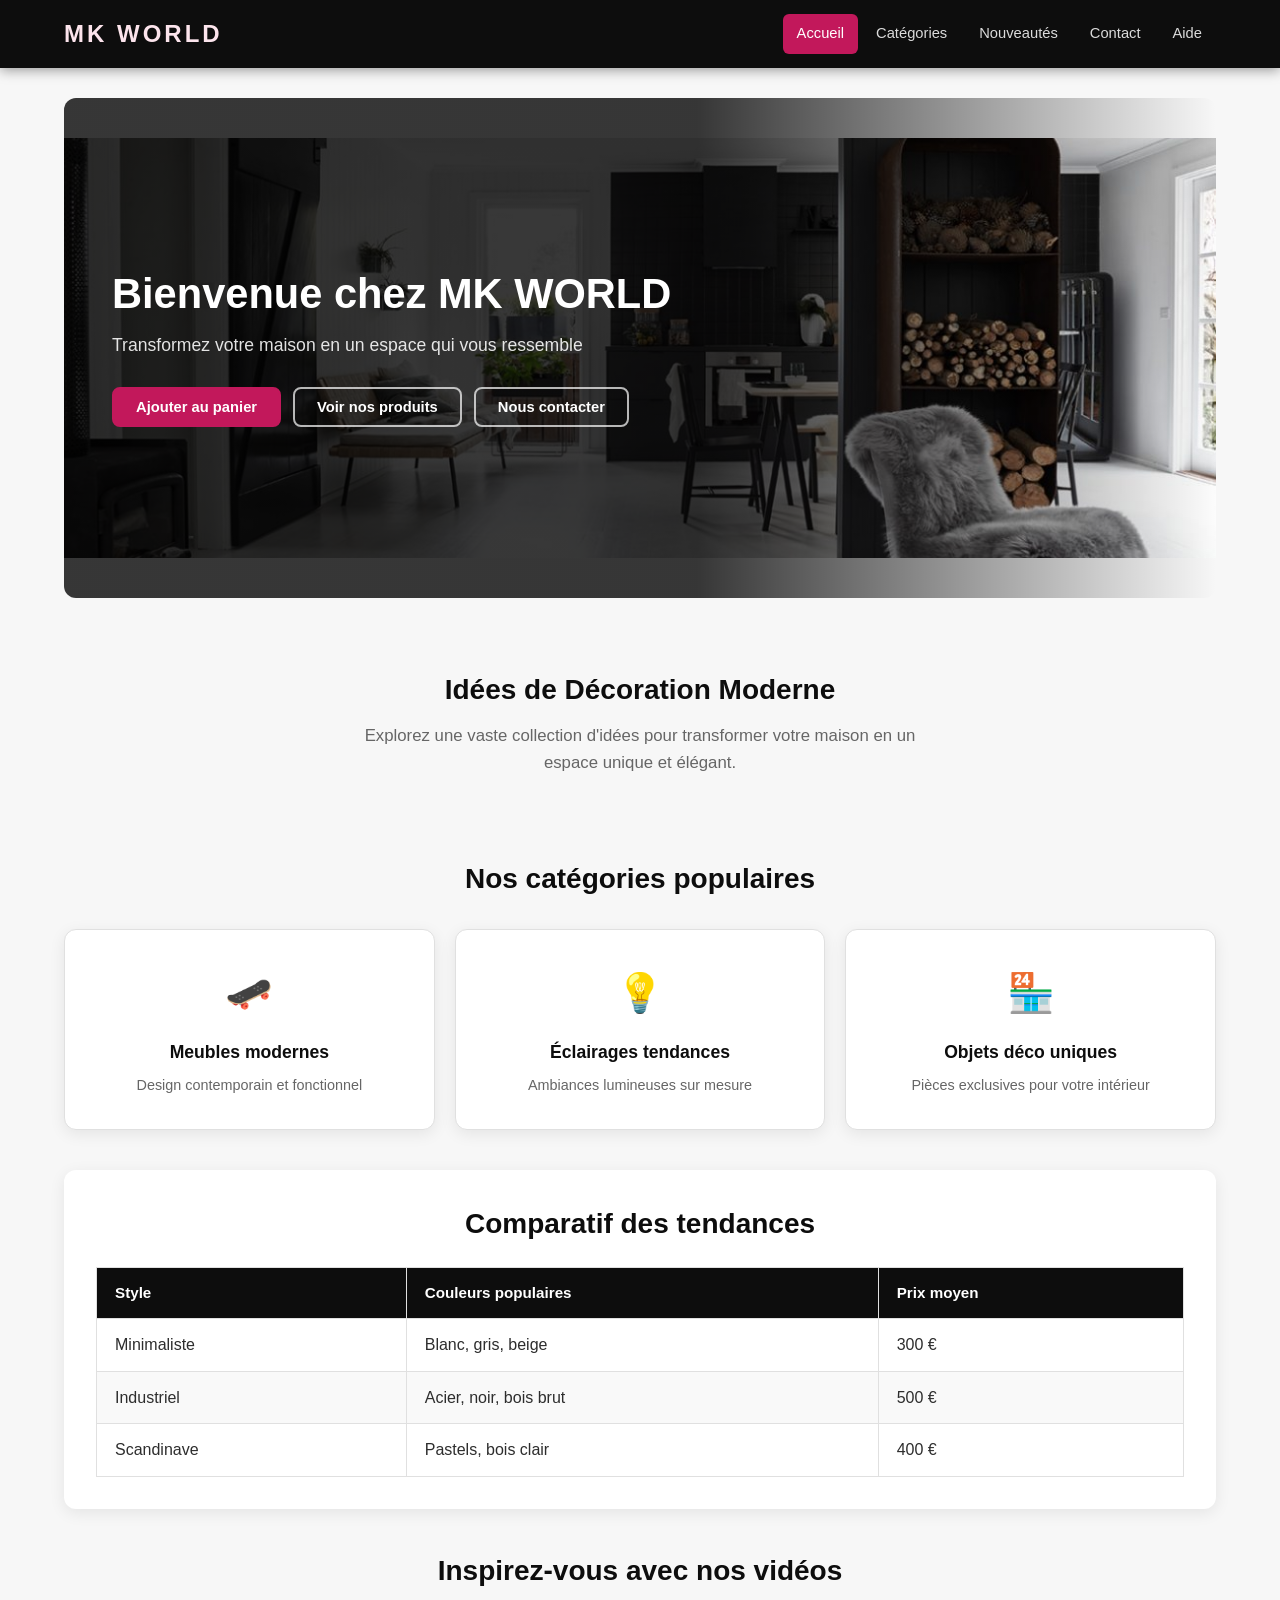
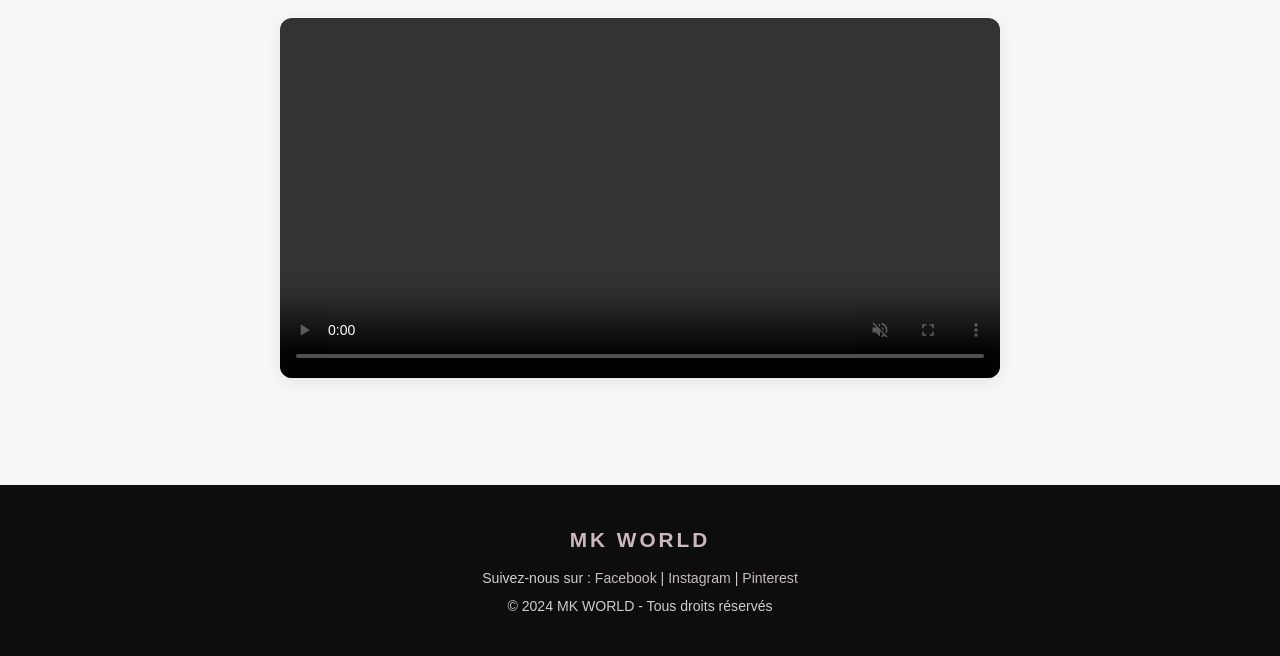
<file: index.html>
<!doctype html>
<html lang="fr">
<head>
    <meta charset="utf-8">
    <meta name="viewport" content="width=device-width, initial-scale=1.0">
    <title>MK WORLD - Décoration Maison</title>
    <link rel="stylesheet" href="public/style.css">
</head>
<body>

    <header>
        <div class="header-inner">
            <div class="logo">MK WORLD</div>
            <nav>
                <ul>
                    <li><a href="./index.html" class="active">Accueil</a></li>
                    <li><a href="./p1.html">Catégories</a></li>
                    <li><a href="./p2.html">Nouveautés</a></li>
                    <li><a href="./p3.html">Contact</a></li>
                    <li><a href="./p4.html">Aide</a></li>
                </ul>
            </nav>
        </div>
    </header>

    <main>

        <section class="hero">
            <img src="salon black.jpg" alt="Salon moderne MK WORLD" class="hero-img">
            <div class="hero-overlay">
                <h1>Bienvenue chez MK WORLD</h1>
                <p>Transformez votre maison en un espace qui vous ressemble</p>
                <div class="hero-buttons">
                    <button id="button1" class="myButton">Ajouter au panier</button>
                    <button id="button2" class="myButton btn-outline">Voir nos produits</button>
                    <button id="button3" class="myButton btn-outline">Nous contacter</button>
                </div>
            </div>
        </section>

        <section class="intro-section">
            <h2>Idées de Décoration Moderne</h2>
            <p>Explorez une vaste collection d'idées pour transformer votre maison en un espace unique et élégant.</p>
        </section>

        <section class="categories-section">
            <h2>Nos catégories populaires</h2>
            <div class="cards-grid">
                <a href="https://www.pickawood.com/" class="card" target="_blank">
                    <span class="card-icon">&#128761;</span>
                    <h3>Meubles modernes</h3>
                    <p>Design contemporain et fonctionnel</p>
                </a>
                <a href="https://www.sklum.com/" class="card" target="_blank">
                    <span class="card-icon">&#128161;</span>
                    <h3>Éclairages tendances</h3>
                    <p>Ambiances lumineuses sur mesure</p>
                </a>
                <a href="https://www.vente-unique.com/" class="card" target="_blank">
                    <span class="card-icon">&#127978;</span>
                    <h3>Objets déco uniques</h3>
                    <p>Pièces exclusives pour votre intérieur</p>
                </a>
            </div>
        </section>

        <section class="table-section">
            <h2>Comparatif des tendances</h2>
            <table>
                <thead>
                    <tr>
                        <th>Style</th>
                        <th>Couleurs populaires</th>
                        <th>Prix moyen</th>
                    </tr>
                </thead>
                <tbody>
                    <tr>
                        <td>Minimaliste</td>
                        <td>Blanc, gris, beige</td>
                        <td>300 €</td>
                    </tr>
                    <tr>
                        <td>Industriel</td>
                        <td>Acier, noir, bois brut</td>
                        <td>500 €</td>
                    </tr>
                    <tr>
                        <td>Scandinave</td>
                        <td>Pastels, bois clair</td>
                        <td>400 €</td>
                    </tr>
                </tbody>
            </table>
        </section>

        <section class="video-section">
            <h2>Inspirez-vous avec nos vidéos</h2>
            <div class="video-wrapper">
                <video autoplay muted controls>
                    <source src="deco.mp4" type="video/mp4">
                </video>
            </div>
        </section>

    </main>

    <footer>
        <div class="footer-inner">
            <p class="footer-brand">MK WORLD</p>
            <p>Suivez-nous sur :
                <a href="https://www.facebook.com/" target="_blank">Facebook</a> |
                <a href="https://www.instagram.com/" target="_blank">Instagram</a> |
                <a href="https://fr.pinterest.com/" target="_blank">Pinterest</a>
            </p>
            <p>&copy; 2024 MK WORLD - Tous droits réservés</p>
        </div>
    </footer>

    <script src="public/script.js"></script>
</body>
</html>
</file>
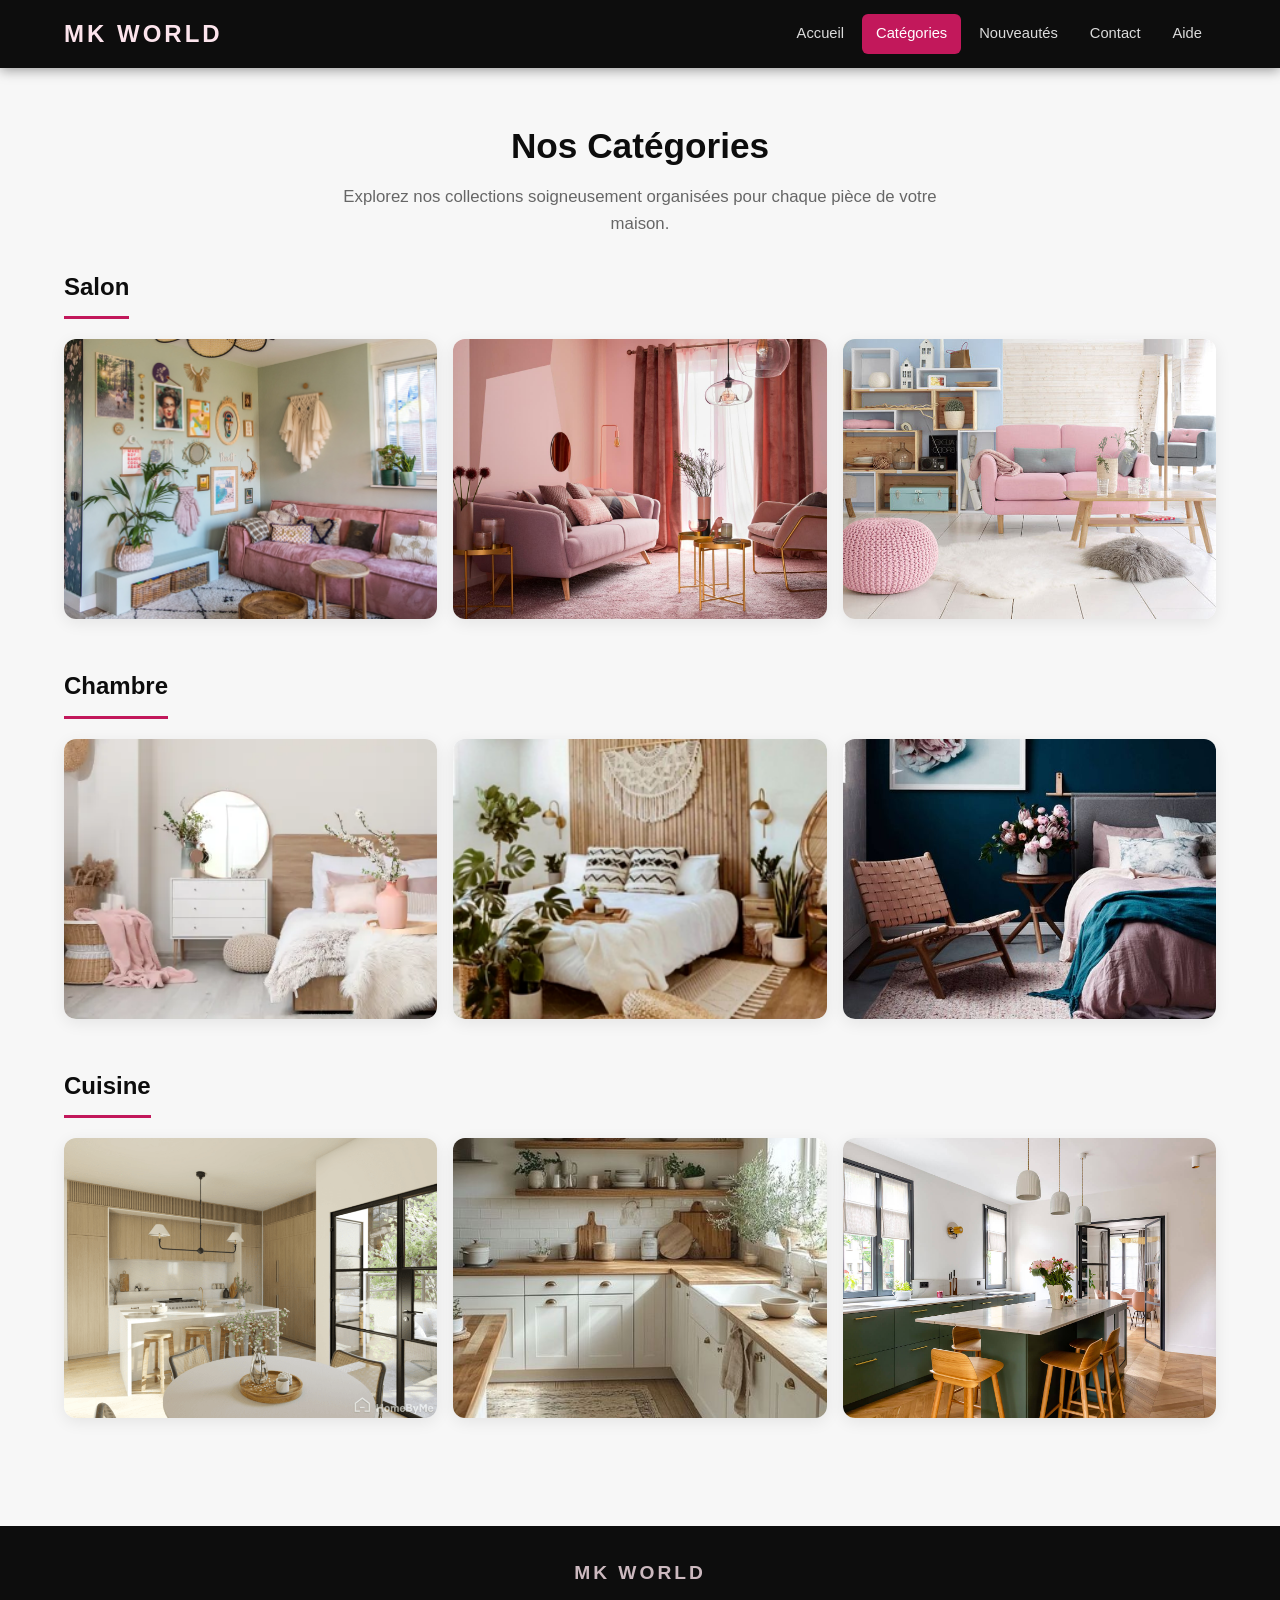
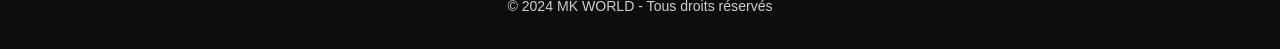
<file: p1.html>
<!doctype html>
<html lang="fr">
<head>
    <meta charset="utf-8">
    <meta name="viewport" content="width=device-width, initial-scale=1.0">
    <title>MK WORLD - Catégories</title>
    <link rel="stylesheet" href="stylep1.css">
</head>
<body>

    <header>
        <div class="header-inner">
            <a href="index.html" class="logo">MK WORLD</a>
            <nav>
                <ul>
                    <li><a href="./index.html">Accueil</a></li>
                    <li><a href="./p1.html" class="active">Catégories</a></li>
                    <li><a href="./p2.html">Nouveautés</a></li>
                    <li><a href="./p3.html">Contact</a></li>
                    <li><a href="./p4.html">Aide</a></li>
                </ul>
            </nav>
        </div>
    </header>

    <main>
        <section class="page-intro">
            <h1>Nos Catégories</h1>
            <p>Explorez nos collections soigneusement organisées pour chaque pièce de votre maison.</p>
        </section>

        <section class="gallery-section">
            <h2>Salon</h2>
            <div class="image-grid">
                <div class="image-card">
                    <img src="pink deco.webp" alt="Salon rose 1">
                </div>
                <div class="image-card">
                    <img src="pink 2.jpg" alt="Salon rose 2">
                </div>
                <div class="image-card">
                    <img src="pink 3.jpg" alt="Salon rose 3">
                </div>
            </div>
        </section>

        <section class="gallery-section">
            <h2>Chambre</h2>
            <div class="image-grid">
                <div class="image-card">
                    <img src="chambre 1.jpg" alt="Chambre 1">
                </div>
                <div class="image-card">
                    <img src="chambre 2.jpg" alt="Chambre 2">
                </div>
                <div class="image-card">
                    <img src="chambre 3.jpg" alt="Chambre 3">
                </div>
            </div>
        </section>

        <section class="gallery-section">
            <h2>Cuisine</h2>
            <div class="image-grid">
                <div class="image-card">
                    <img src="cuikm.jpg" alt="Cuisine 1">
                </div>
                <div class="image-card">
                    <img src="cuisine 2.jpg" alt="Cuisine 2">
                </div>
                <div class="image-card">
                    <img src="cuisine 3.jpg" alt="Cuisine 3">
                </div>
            </div>
        </section>
    </main>

    <footer>
        <p class="footer-brand">MK WORLD</p>
        <p>&copy; 2024 MK WORLD - Tous droits réservés</p>
    </footer>

</body>
</html>
</file>
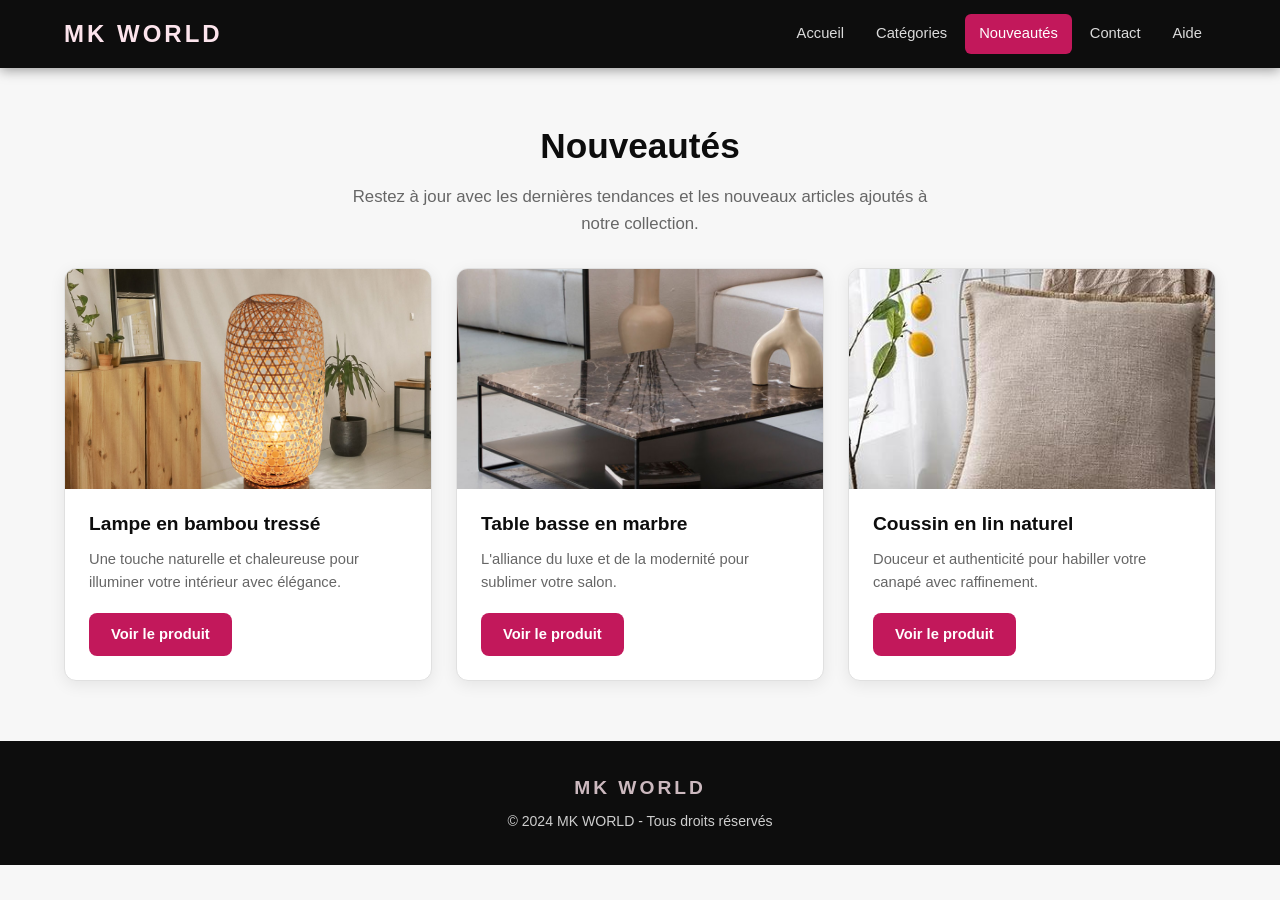
<file: p2.html>
<!doctype html>
<html lang="fr">
<head>
    <meta charset="utf-8">
    <meta name="viewport" content="width=device-width, initial-scale=1.0">
    <title>MK WORLD - Nouveautés</title>
    <link rel="stylesheet" href="stylep2.css">
</head>
<body>

    <header>
        <div class="header-inner">
            <a href="index.html" class="logo">MK WORLD</a>
            <nav>
                <ul>
                    <li><a href="./index.html">Accueil</a></li>
                    <li><a href="./p1.html">Catégories</a></li>
                    <li><a href="./p2.html" class="active">Nouveautés</a></li>
                    <li><a href="./p3.html">Contact</a></li>
                    <li><a href="./p4.html">Aide</a></li>
                </ul>
            </nav>
        </div>
    </header>

    <main>
        <section class="page-intro">
            <h1>Nouveautés</h1>
            <p>Restez à jour avec les dernières tendances et les nouveaux articles ajoutés à notre collection.</p>
        </section>

        <section class="news-list">
            <div class="news-item">
                <div class="news-img-wrapper">
                    <img src="lampe.jpg" alt="Lampe en bambou tressé">
                </div>
                <div class="news-body">
                    <h3>Lampe en bambou tressé</h3>
                    <p>Une touche naturelle et chaleureuse pour illuminer votre intérieur avec élégance.</p>
                    <a href="https://www.maisonsdumonde.com/" class="btn" target="_blank">Voir le produit</a>
                </div>
            </div>

            <div class="news-item">
                <div class="news-img-wrapper">
                    <img src="table.jpg" alt="Table basse en marbre">
                </div>
                <div class="news-body">
                    <h3>Table basse en marbre</h3>
                    <p>L'alliance du luxe et de la modernité pour sublimer votre salon.</p>
                    <a href="https://www.boconcept.com/" class="btn" target="_blank">Voir le produit</a>
                </div>
            </div>

            <div class="news-item">
                <div class="news-img-wrapper">
                    <img src="coussin-en-lin-beige.jpg" alt="Coussin en lin naturel">
                </div>
                <div class="news-body">
                    <h3>Coussin en lin naturel</h3>
                    <p>Douceur et authenticité pour habiller votre canapé avec raffinement.</p>
                    <a href="https://www.impressionlin.fr/" class="btn" target="_blank">Voir le produit</a>
                </div>
            </div>
        </section>
    </main>

    <footer>
        <p class="footer-brand">MK WORLD</p>
        <p>&copy; 2024 MK WORLD - Tous droits réservés</p>
    </footer>

</body>
</html>
</file>
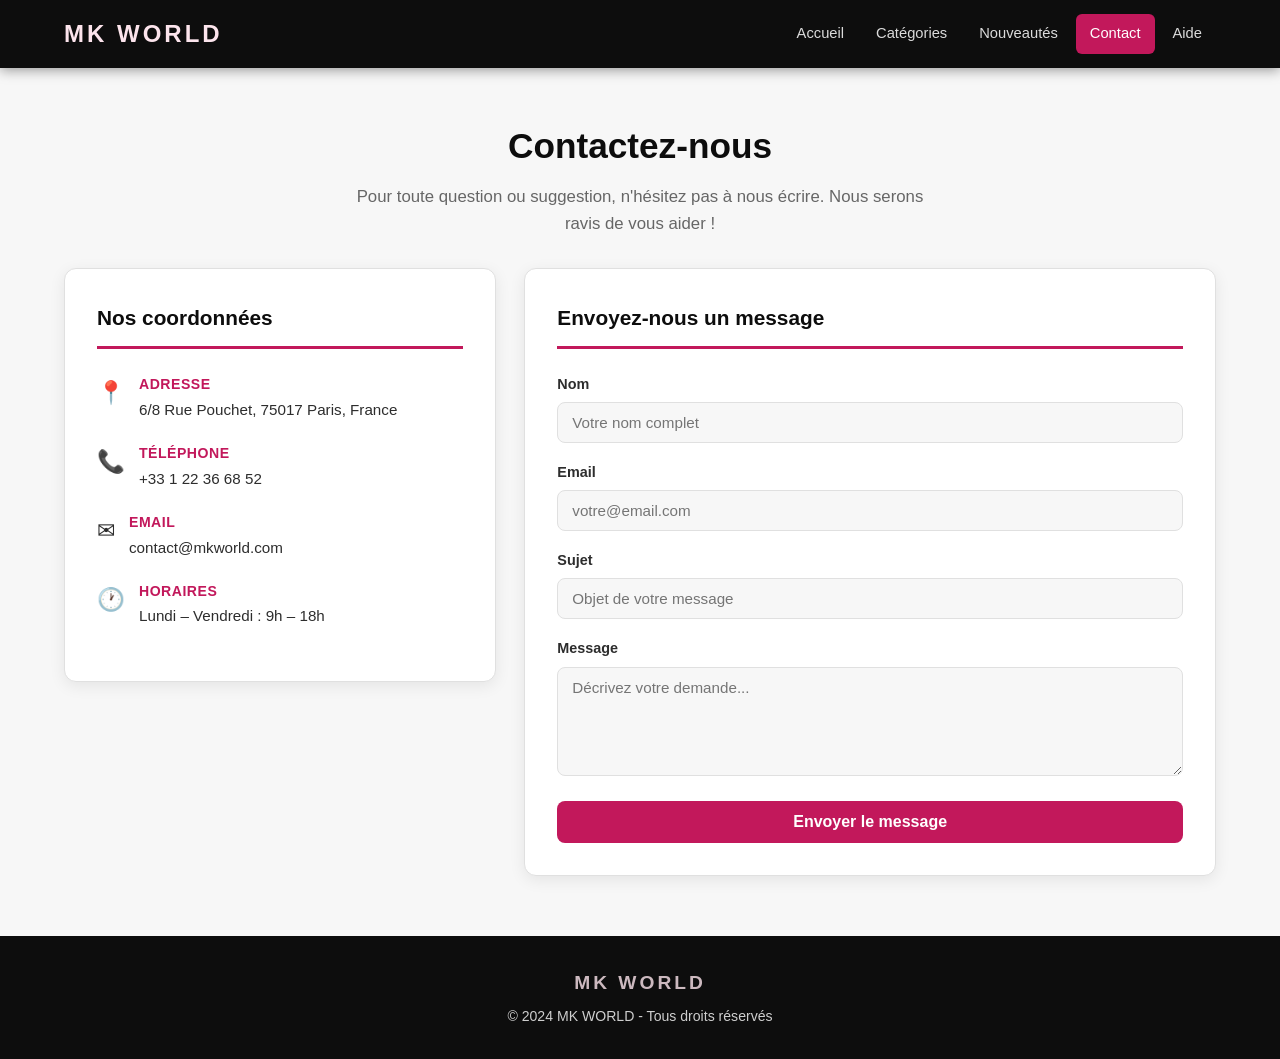
<file: p3.html>
<!doctype html>
<html lang="fr">
<head>
    <meta charset="utf-8">
    <meta name="viewport" content="width=device-width, initial-scale=1.0">
    <title>MK WORLD - Contact</title>
    <link rel="stylesheet" href="stylep3.css">
</head>
<body>

    <header>
        <div class="header-inner">
            <a href="index.html" class="logo">MK WORLD</a>
            <nav>
                <ul>
                    <li><a href="./index.html">Accueil</a></li>
                    <li><a href="./p1.html">Catégories</a></li>
                    <li><a href="./p2.html">Nouveautés</a></li>
                    <li><a href="./p3.html" class="active">Contact</a></li>
                    <li><a href="./p4.html">Aide</a></li>
                </ul>
            </nav>
        </div>
    </header>

    <main>
        <section class="page-intro">
            <h1>Contactez-nous</h1>
            <p>Pour toute question ou suggestion, n'hésitez pas à nous écrire. Nous serons ravis de vous aider !</p>
        </section>

        <div class="contact-layout">

            <div class="contact-details">
                <h2>Nos coordonnées</h2>
                <div class="detail-item">
                    <span class="detail-icon">&#128205;</span>
                    <div>
                        <strong>Adresse</strong>
                        <p>6/8 Rue Pouchet, 75017 Paris, France</p>
                    </div>
                </div>
                <div class="detail-item">
                    <span class="detail-icon">&#128222;</span>
                    <div>
                        <strong>Téléphone</strong>
                        <p>+33 1 22 36 68 52</p>
                    </div>
                </div>
                <div class="detail-item">
                    <span class="detail-icon">&#9993;</span>
                    <div>
                        <strong>Email</strong>
                        <p>contact@mkworld.com</p>
                    </div>
                </div>
                <div class="detail-item">
                    <span class="detail-icon">&#128336;</span>
                    <div>
                        <strong>Horaires</strong>
                        <p>Lundi – Vendredi : 9h – 18h</p>
                    </div>
                </div>
            </div>

            <div class="contact-form">
                <h2>Envoyez-nous un message</h2>
                <form action="#" method="post">
                    <div class="form-group">
                        <label for="name">Nom</label>
                        <input type="text" id="name" name="name" placeholder="Votre nom complet" required>
                    </div>
                    <div class="form-group">
                        <label for="email">Email</label>
                        <input type="email" id="email" name="email" placeholder="votre@email.com" required>
                    </div>
                    <div class="form-group">
                        <label for="subject">Sujet</label>
                        <input type="text" id="subject" name="subject" placeholder="Objet de votre message" required>
                    </div>
                    <div class="form-group">
                        <label for="message">Message</label>
                        <textarea id="message" name="message" placeholder="Décrivez votre demande..." rows="5" required></textarea>
                    </div>
                    <button type="submit" class="btn">Envoyer le message</button>
                </form>
            </div>

        </div>
    </main>

    <footer>
        <p class="footer-brand">MK WORLD</p>
        <p>&copy; 2024 MK WORLD - Tous droits réservés</p>
    </footer>

</body>
</html>
</file>
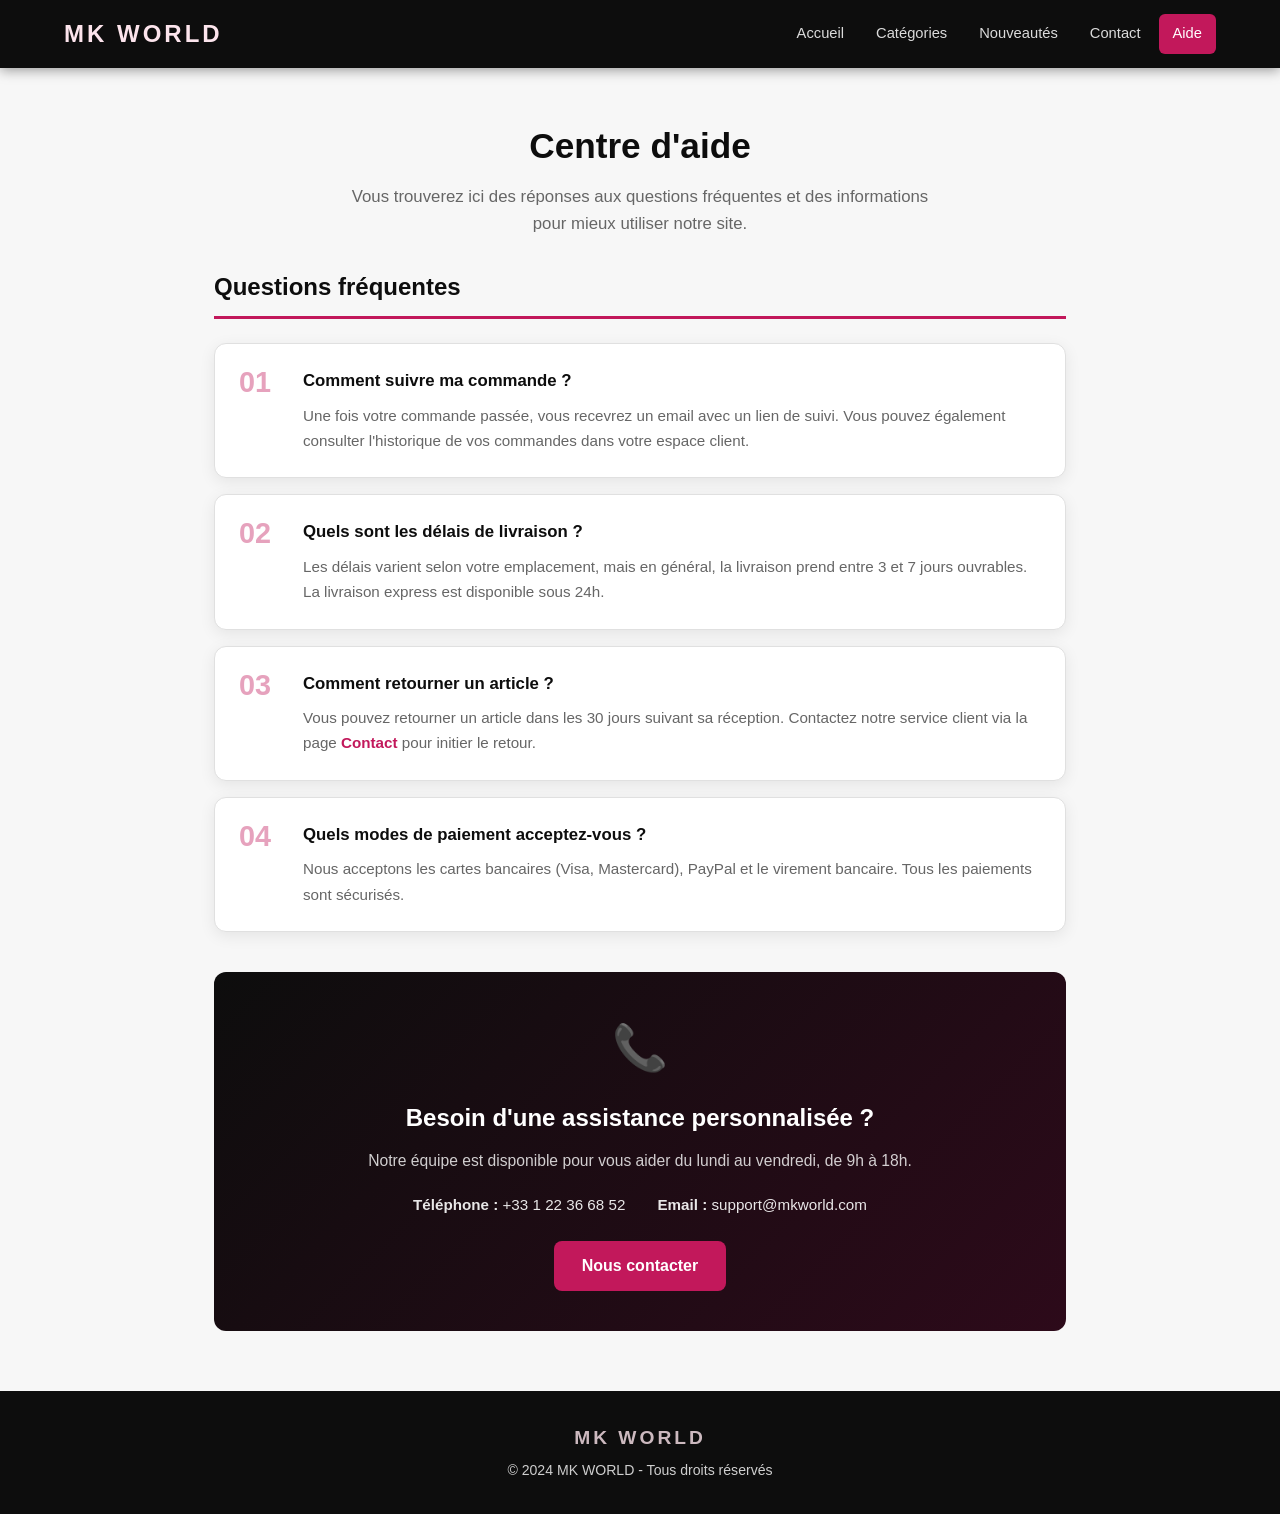
<file: p4.html>
<!doctype html>
<html lang="fr">
<head>
    <meta charset="utf-8">
    <meta name="viewport" content="width=device-width, initial-scale=1.0">
    <title>MK WORLD - Aide</title>
    <link rel="stylesheet" href="stylep4.css">
</head>
<body>

    <header>
        <div class="header-inner">
            <a href="index.html" class="logo">MK WORLD</a>
            <nav>
                <ul>
                    <li><a href="./index.html">Accueil</a></li>
                    <li><a href="./p1.html">Catégories</a></li>
                    <li><a href="./p2.html">Nouveautés</a></li>
                    <li><a href="./p3.html">Contact</a></li>
                    <li><a href="./p4.html" class="active">Aide</a></li>
                </ul>
            </nav>
        </div>
    </header>

    <main>
        <section class="page-intro">
            <h1>Centre d'aide</h1>
            <p>Vous trouverez ici des réponses aux questions fréquentes et des informations pour mieux utiliser notre site.</p>
        </section>

        <section class="faq">
            <h2>Questions fréquentes</h2>

            <div class="faq-item">
                <div class="faq-number">01</div>
                <div class="faq-content">
                    <h3>Comment suivre ma commande ?</h3>
                    <p>Une fois votre commande passée, vous recevrez un email avec un lien de suivi. Vous pouvez également consulter l'historique de vos commandes dans votre espace client.</p>
                </div>
            </div>

            <div class="faq-item">
                <div class="faq-number">02</div>
                <div class="faq-content">
                    <h3>Quels sont les délais de livraison ?</h3>
                    <p>Les délais varient selon votre emplacement, mais en général, la livraison prend entre 3 et 7 jours ouvrables. La livraison express est disponible sous 24h.</p>
                </div>
            </div>

            <div class="faq-item">
                <div class="faq-number">03</div>
                <div class="faq-content">
                    <h3>Comment retourner un article ?</h3>
                    <p>Vous pouvez retourner un article dans les 30 jours suivant sa réception. Contactez notre service client via la page <a href="p3.html">Contact</a> pour initier le retour.</p>
                </div>
            </div>

            <div class="faq-item">
                <div class="faq-number">04</div>
                <div class="faq-content">
                    <h3>Quels modes de paiement acceptez-vous ?</h3>
                    <p>Nous acceptons les cartes bancaires (Visa, Mastercard), PayPal et le virement bancaire. Tous les paiements sont sécurisés.</p>
                </div>
            </div>
        </section>

        <section class="contact-support">
            <div class="support-icon">&#128222;</div>
            <h2>Besoin d'une assistance personnalisée ?</h2>
            <p>Notre équipe est disponible pour vous aider du lundi au vendredi, de 9h à 18h.</p>
            <div class="support-contacts">
                <span><strong>Téléphone :</strong> +33 1 22 36 68 52</span>
                <span><strong>Email :</strong> support@mkworld.com</span>
            </div>
            <a href="./p3.html" class="btn">Nous contacter</a>
        </section>
    </main>

    <footer>
        <p class="footer-brand">MK WORLD</p>
        <p>&copy; 2024 MK WORLD - Tous droits réservés</p>
    </footer>

</body>
</html>
</file>
<file: public/style.css>
:root {
    --primary: #0d0d0d;
    --accent: #c2185b;
    --accent-light: #fce4ec;
    --bg: #f7f7f7;
    --white: #ffffff;
    --text: #2d2d2d;
    --text-light: #666;
    --border: #e0e0e0;
    --shadow: 0 4px 16px rgba(0, 0, 0, 0.08);
    --radius: 12px;
    --transition: 0.3s ease;
    --font: 'Segoe UI', Arial, sans-serif;
}

* {
    margin: 0;
    padding: 0;
    box-sizing: border-box;
}

body {
    font-family: var(--font);
    color: var(--text);
    background-color: var(--bg);
    line-height: 1.6;
}

/* ── HEADER ── */
header {
    background-color: var(--primary);
    color: white;
    position: sticky;
    top: 0;
    z-index: 100;
    box-shadow: 0 2px 12px rgba(0, 0, 0, 0.4);
}

.header-inner {
    max-width: 1200px;
    margin: 0 auto;
    padding: 0 24px;
    display: flex;
    align-items: center;
    justify-content: space-between;
    height: 68px;
}

.logo {
    font-size: 1.5rem;
    font-weight: 700;
    letter-spacing: 3px;
    color: var(--accent-light);
    cursor: pointer;
    user-select: none;
}

nav ul {
    list-style: none;
    display: flex;
    gap: 4px;
    padding: 0;
    margin: 0;
}

nav ul li a {
    color: rgba(255, 255, 255, 0.85);
    text-decoration: none;
    padding: 8px 14px;
    border-radius: 6px;
    font-size: 0.92rem;
    transition: background-color var(--transition), color var(--transition);
    display: block;
}

nav ul li a:hover,
nav ul li a.active {
    background-color: var(--accent);
    color: white;
}

/* ── MAIN ── */
main {
    max-width: 1200px;
    margin: 0 auto;
    padding: 0 24px 60px;
}

/* ── HERO ── */
.hero {
    position: relative;
    height: 500px;
    border-radius: var(--radius);
    overflow: hidden;
    margin: 30px 0;
}

.hero-img {
    width: 100%;
    height: 100%;
    object-fit: cover;
    display: block;
}

.hero-overlay {
    position: absolute;
    inset: 0;
    background: linear-gradient(to right, rgba(0, 0, 0, 0.78) 55%, transparent);
    display: flex;
    flex-direction: column;
    justify-content: center;
    padding: 48px;
    color: white;
}

.hero-overlay h1 {
    font-size: 2.6rem;
    font-weight: 700;
    margin-bottom: 12px;
    line-height: 1.2;
}

.hero-overlay p {
    font-size: 1.1rem;
    margin-bottom: 28px;
    opacity: 0.88;
}

.hero-buttons {
    display: flex;
    gap: 12px;
    flex-wrap: wrap;
}

/* ── BUTTONS ── */
.myButton {
    background-color: var(--accent);
    color: white;
    border: 2px solid var(--accent);
    padding: 10px 22px;
    font-size: 0.92rem;
    font-family: var(--font);
    font-weight: 600;
    border-radius: 8px;
    cursor: pointer;
    transition: all var(--transition);
}

.myButton:hover {
    background-color: #9c1448;
    border-color: #9c1448;
    transform: translateY(-2px);
}

.myButton.btn-outline {
    background-color: transparent;
    color: white;
    border-color: rgba(255, 255, 255, 0.7);
}

.myButton.btn-outline:hover {
    background-color: white;
    border-color: white;
    color: var(--primary);
}

/* ── SECTIONS ── */
section {
    padding: 40px 0;
}

section h2 {
    font-size: 1.75rem;
    color: var(--primary);
    margin-bottom: 10px;
    text-align: center;
}

.intro-section p {
    text-align: center;
    color: var(--text-light);
    font-size: 1.05rem;
    max-width: 600px;
    margin: 0 auto;
}

/* ── CARDS ── */
.cards-grid {
    display: grid;
    grid-template-columns: repeat(auto-fit, minmax(260px, 1fr));
    gap: 20px;
    margin-top: 28px;
}

.card {
    background: var(--white);
    border-radius: var(--radius);
    padding: 32px 24px;
    text-align: center;
    text-decoration: none;
    color: var(--text);
    box-shadow: var(--shadow);
    border: 1px solid var(--border);
    transition: transform var(--transition), box-shadow var(--transition);
    display: block;
}

.card:hover {
    transform: translateY(-6px);
    box-shadow: 0 10px 28px rgba(0, 0, 0, 0.14);
}

.card-icon {
    font-size: 2.4rem;
    display: block;
    margin-bottom: 14px;
}

.card h3 {
    font-size: 1.1rem;
    font-weight: 600;
    margin-bottom: 8px;
    color: var(--primary);
}

.card p {
    font-size: 0.9rem;
    color: var(--text-light);
}

/* ── TABLE ── */
.table-section {
    background: var(--white);
    border-radius: var(--radius);
    padding: 32px;
    box-shadow: var(--shadow);
}

table {
    width: 100%;
    border-collapse: collapse;
    margin-top: 20px;
}

th, td {
    border: 1px solid var(--border);
    padding: 13px 18px;
    text-align: left;
}

th {
    background-color: var(--primary);
    color: white;
    font-weight: 600;
    font-size: 0.95rem;
}

tr:nth-child(even) td {
    background-color: #f9f9f9;
}

tr:hover td {
    background-color: var(--accent-light);
}

/* ── VIDEO ── */
.video-section {
    text-align: center;
}

.video-wrapper {
    margin-top: 24px;
}

.video-wrapper video {
    width: 100%;
    max-width: 720px;
    border-radius: var(--radius);
    box-shadow: var(--shadow);
}

/* ── FOOTER ── */
footer {
    background-color: var(--primary);
    color: white;
    padding: 32px 24px;
    margin-top: 0;
    text-align: center;
}

.footer-inner {
    max-width: 1200px;
    margin: 0 auto;
}

.footer-brand {
    font-size: 1.3rem;
    font-weight: 700;
    letter-spacing: 3px;
    color: var(--accent-light);
    margin-bottom: 10px;
}

footer p {
    margin: 6px 0;
    font-size: 0.88rem;
    opacity: 0.8;
}

footer a {
    color: var(--accent-light);
    text-decoration: none;
    transition: opacity var(--transition);
}

footer a:hover {
    opacity: 0.65;
}

/* ── RESPONSIVE ── */
@media (max-width: 768px) {
    .header-inner {
        flex-direction: column;
        height: auto;
        padding: 14px 20px;
        gap: 10px;
    }

    nav ul {
        flex-wrap: wrap;
        justify-content: center;
    }

    .hero {
        height: 380px;
    }

    .hero-overlay {
        padding: 28px;
    }

    .hero-overlay h1 {
        font-size: 1.9rem;
    }
}

@media (max-width: 480px) {
    .hero {
        height: 280px;
    }

    .hero-overlay {
        padding: 20px;
    }

    .hero-overlay h1 {
        font-size: 1.4rem;
    }

    .hero-overlay p {
        font-size: 0.9rem;
    }
}
</file>
<file: stylep1.css>
:root {
    --primary: #0d0d0d;
    --accent: #c2185b;
    --accent-light: #fce4ec;
    --bg: #f7f7f7;
    --white: #ffffff;
    --text: #2d2d2d;
    --text-light: #666;
    --border: #e0e0e0;
    --shadow: 0 4px 16px rgba(0, 0, 0, 0.08);
    --radius: 12px;
    --transition: 0.3s ease;
    --font: 'Segoe UI', Arial, sans-serif;
}

* {
    margin: 0;
    padding: 0;
    box-sizing: border-box;
}

body {
    font-family: var(--font);
    color: var(--text);
    background-color: var(--bg);
    line-height: 1.6;
}

/* ── HEADER ── */
header {
    background-color: var(--primary);
    position: sticky;
    top: 0;
    z-index: 100;
    box-shadow: 0 2px 12px rgba(0, 0, 0, 0.4);
}

.header-inner {
    max-width: 1200px;
    margin: 0 auto;
    padding: 0 24px;
    display: flex;
    align-items: center;
    justify-content: space-between;
    height: 68px;
}

.logo {
    font-size: 1.5rem;
    font-weight: 700;
    letter-spacing: 3px;
    color: var(--accent-light);
    text-decoration: none;
    cursor: pointer;
}

nav ul {
    list-style: none;
    display: flex;
    gap: 4px;
    padding: 0;
    margin: 0;
}

nav ul li a {
    color: rgba(255, 255, 255, 0.85);
    text-decoration: none;
    padding: 8px 14px;
    border-radius: 6px;
    font-size: 0.92rem;
    transition: background-color var(--transition), color var(--transition);
    display: block;
}

nav ul li a:hover,
nav ul li a.active {
    background-color: var(--accent);
    color: white;
}

/* ── MAIN ── */
main {
    max-width: 1200px;
    margin: 0 auto;
    padding: 0 24px 60px;
}

/* ── PAGE INTRO ── */
.page-intro {
    text-align: center;
    padding: 50px 20px 30px;
}

.page-intro h1 {
    font-size: 2.2rem;
    font-weight: 700;
    color: var(--primary);
    margin-bottom: 10px;
}

.page-intro p {
    font-size: 1.05rem;
    color: var(--text-light);
    max-width: 600px;
    margin: 0 auto;
}

/* ── GALLERY ── */
.gallery-section {
    margin-bottom: 48px;
}

.gallery-section h2 {
    font-size: 1.5rem;
    color: var(--primary);
    margin-bottom: 20px;
    padding-bottom: 10px;
    border-bottom: 3px solid var(--accent);
    display: inline-block;
}

.image-grid {
    display: grid;
    grid-template-columns: repeat(3, 1fr);
    gap: 16px;
}

.image-card {
    border-radius: var(--radius);
    overflow: hidden;
    box-shadow: var(--shadow);
    background: var(--white);
    aspect-ratio: 4/3;
}

.image-card img {
    width: 100%;
    height: 100%;
    object-fit: cover;
    display: block;
    transition: transform var(--transition);
}

.image-card:hover img {
    transform: scale(1.06);
}

/* ── FOOTER ── */
footer {
    background-color: var(--primary);
    color: white;
    text-align: center;
    padding: 28px 20px;
}

.footer-brand {
    font-size: 1.2rem;
    font-weight: 700;
    letter-spacing: 3px;
    color: var(--accent-light);
    margin-bottom: 6px;
}

footer p {
    font-size: 0.88rem;
    opacity: 0.8;
    margin: 4px 0;
}

/* ── RESPONSIVE ── */
@media (max-width: 768px) {
    .header-inner {
        flex-direction: column;
        height: auto;
        padding: 14px 20px;
        gap: 10px;
    }

    nav ul {
        flex-wrap: wrap;
        justify-content: center;
    }

    .image-grid {
        grid-template-columns: 1fr;
    }
}

@media (max-width: 480px) {
    .image-grid {
        grid-template-columns: 1fr;
    }
}
</file>
<file: stylep2.css>
:root {
    --primary: #0d0d0d;
    --accent: #c2185b;
    --accent-light: #fce4ec;
    --bg: #f7f7f7;
    --white: #ffffff;
    --text: #2d2d2d;
    --text-light: #666;
    --border: #e0e0e0;
    --shadow: 0 4px 16px rgba(0, 0, 0, 0.08);
    --radius: 12px;
    --transition: 0.3s ease;
    --font: 'Segoe UI', Arial, sans-serif;
}

* {
    margin: 0;
    padding: 0;
    box-sizing: border-box;
}

body {
    font-family: var(--font);
    color: var(--text);
    background-color: var(--bg);
    line-height: 1.6;
}

/* ── HEADER ── */
header {
    background-color: var(--primary);
    position: sticky;
    top: 0;
    z-index: 100;
    box-shadow: 0 2px 12px rgba(0, 0, 0, 0.4);
}

.header-inner {
    max-width: 1200px;
    margin: 0 auto;
    padding: 0 24px;
    display: flex;
    align-items: center;
    justify-content: space-between;
    height: 68px;
}

.logo {
    font-size: 1.5rem;
    font-weight: 700;
    letter-spacing: 3px;
    color: var(--accent-light);
    text-decoration: none;
    cursor: pointer;
}

nav ul {
    list-style: none;
    display: flex;
    gap: 4px;
    padding: 0;
    margin: 0;
}

nav ul li a {
    color: rgba(255, 255, 255, 0.85);
    text-decoration: none;
    padding: 8px 14px;
    border-radius: 6px;
    font-size: 0.92rem;
    transition: background-color var(--transition), color var(--transition);
    display: block;
}

nav ul li a:hover,
nav ul li a.active {
    background-color: var(--accent);
    color: white;
}

/* ── MAIN ── */
main {
    max-width: 1200px;
    margin: 0 auto;
    padding: 0 24px 60px;
}

/* ── PAGE INTRO ── */
.page-intro {
    text-align: center;
    padding: 50px 20px 30px;
}

.page-intro h1 {
    font-size: 2.2rem;
    font-weight: 700;
    color: var(--primary);
    margin-bottom: 10px;
}

.page-intro p {
    font-size: 1.05rem;
    color: var(--text-light);
    max-width: 600px;
    margin: 0 auto;
}

/* ── NEWS LIST ── */
.news-list {
    display: grid;
    grid-template-columns: repeat(auto-fit, minmax(300px, 1fr));
    gap: 24px;
}

.news-item {
    background-color: var(--white);
    border-radius: var(--radius);
    box-shadow: var(--shadow);
    overflow: hidden;
    border: 1px solid var(--border);
    transition: transform var(--transition), box-shadow var(--transition);
    display: flex;
    flex-direction: column;
}

.news-item:hover {
    transform: translateY(-6px);
    box-shadow: 0 10px 28px rgba(0, 0, 0, 0.13);
}

.news-img-wrapper {
    height: 220px;
    overflow: hidden;
}

.news-img-wrapper img {
    width: 100%;
    height: 100%;
    object-fit: cover;
    display: block;
    transition: transform var(--transition);
}

.news-item:hover .news-img-wrapper img {
    transform: scale(1.05);
}

.news-img-placeholder {
    height: 220px;
    background: linear-gradient(135deg, var(--accent-light), #f8bbd0);
    display: flex;
    align-items: center;
    justify-content: center;
    font-size: 4rem;
}

.news-body {
    padding: 20px 24px 24px;
    display: flex;
    flex-direction: column;
    flex: 1;
}

.news-body h3 {
    font-size: 1.2rem;
    font-weight: 600;
    color: var(--primary);
    margin-bottom: 8px;
}

.news-body p {
    font-size: 0.92rem;
    color: var(--text-light);
    margin-bottom: 18px;
    flex: 1;
}

.btn {
    display: inline-block;
    background-color: var(--accent);
    color: white;
    padding: 10px 22px;
    border-radius: 8px;
    text-decoration: none;
    font-size: 0.92rem;
    font-weight: 600;
    transition: background-color var(--transition), transform var(--transition);
    align-self: flex-start;
}

.btn:hover {
    background-color: #9c1448;
    transform: translateY(-2px);
}

/* ── FOOTER ── */
footer {
    background-color: var(--primary);
    color: white;
    text-align: center;
    padding: 28px 20px;
}

.footer-brand {
    font-size: 1.2rem;
    font-weight: 700;
    letter-spacing: 3px;
    color: var(--accent-light);
    margin-bottom: 6px;
}

footer p {
    font-size: 0.88rem;
    opacity: 0.8;
    margin: 4px 0;
}

/* ── RESPONSIVE ── */
@media (max-width: 768px) {
    .header-inner {
        flex-direction: column;
        height: auto;
        padding: 14px 20px;
        gap: 10px;
    }

    nav ul {
        flex-wrap: wrap;
        justify-content: center;
    }
}
</file>
<file: stylep3.css>
:root {
    --primary: #0d0d0d;
    --accent: #c2185b;
    --accent-light: #fce4ec;
    --bg: #f7f7f7;
    --white: #ffffff;
    --text: #2d2d2d;
    --text-light: #666;
    --border: #e0e0e0;
    --shadow: 0 4px 16px rgba(0, 0, 0, 0.08);
    --radius: 12px;
    --transition: 0.3s ease;
    --font: 'Segoe UI', Arial, sans-serif;
}

* {
    margin: 0;
    padding: 0;
    box-sizing: border-box;
}

body {
    font-family: var(--font);
    color: var(--text);
    background-color: var(--bg);
    line-height: 1.6;
}

/* ── HEADER ── */
header {
    background-color: var(--primary);
    position: sticky;
    top: 0;
    z-index: 100;
    box-shadow: 0 2px 12px rgba(0, 0, 0, 0.4);
}

.header-inner {
    max-width: 1200px;
    margin: 0 auto;
    padding: 0 24px;
    display: flex;
    align-items: center;
    justify-content: space-between;
    height: 68px;
}

.logo {
    font-size: 1.5rem;
    font-weight: 700;
    letter-spacing: 3px;
    color: var(--accent-light);
    text-decoration: none;
    cursor: pointer;
}

nav ul {
    list-style: none;
    display: flex;
    gap: 4px;
    padding: 0;
    margin: 0;
}

nav ul li a {
    color: rgba(255, 255, 255, 0.85);
    text-decoration: none;
    padding: 8px 14px;
    border-radius: 6px;
    font-size: 0.92rem;
    transition: background-color var(--transition), color var(--transition);
    display: block;
}

nav ul li a:hover,
nav ul li a.active {
    background-color: var(--accent);
    color: white;
}

/* ── MAIN ── */
main {
    max-width: 1200px;
    margin: 0 auto;
    padding: 0 24px 60px;
}

/* ── PAGE INTRO ── */
.page-intro {
    text-align: center;
    padding: 50px 20px 30px;
}

.page-intro h1 {
    font-size: 2.2rem;
    font-weight: 700;
    color: var(--primary);
    margin-bottom: 10px;
}

.page-intro p {
    font-size: 1.05rem;
    color: var(--text-light);
    max-width: 600px;
    margin: 0 auto;
}

/* ── CONTACT LAYOUT ── */
.contact-layout {
    display: grid;
    grid-template-columns: 1fr 1.6fr;
    gap: 28px;
    align-items: start;
}

/* ── CONTACT DETAILS ── */
.contact-details {
    background: var(--white);
    border-radius: var(--radius);
    padding: 32px;
    box-shadow: var(--shadow);
    border: 1px solid var(--border);
}

.contact-details h2 {
    font-size: 1.3rem;
    font-weight: 700;
    color: var(--primary);
    margin-bottom: 24px;
    padding-bottom: 12px;
    border-bottom: 3px solid var(--accent);
}

.detail-item {
    display: flex;
    align-items: flex-start;
    gap: 14px;
    margin-bottom: 20px;
}

.detail-icon {
    font-size: 1.4rem;
    flex-shrink: 0;
    margin-top: 2px;
}

.detail-item strong {
    display: block;
    font-size: 0.88rem;
    color: var(--accent);
    text-transform: uppercase;
    letter-spacing: 0.5px;
    margin-bottom: 2px;
}

.detail-item p {
    font-size: 0.95rem;
    color: var(--text);
}

/* ── CONTACT FORM ── */
.contact-form {
    background: var(--white);
    border-radius: var(--radius);
    padding: 32px;
    box-shadow: var(--shadow);
    border: 1px solid var(--border);
}

.contact-form h2 {
    font-size: 1.3rem;
    font-weight: 700;
    color: var(--primary);
    margin-bottom: 24px;
    padding-bottom: 12px;
    border-bottom: 3px solid var(--accent);
}

.form-group {
    margin-bottom: 18px;
}

.form-group label {
    display: block;
    font-size: 0.9rem;
    font-weight: 600;
    color: var(--text);
    margin-bottom: 6px;
}

.form-group input,
.form-group textarea {
    width: 100%;
    padding: 11px 14px;
    font-size: 0.95rem;
    font-family: var(--font);
    border: 1.5px solid var(--border);
    border-radius: 8px;
    background: var(--bg);
    color: var(--text);
    transition: border-color var(--transition), box-shadow var(--transition);
    outline: none;
}

.form-group input:focus,
.form-group textarea:focus {
    border-color: var(--accent);
    box-shadow: 0 0 0 3px rgba(194, 24, 91, 0.1);
    background: var(--white);
}

.form-group textarea {
    resize: vertical;
}

.btn {
    display: inline-block;
    background-color: var(--accent);
    color: white;
    padding: 12px 28px;
    border: none;
    border-radius: 8px;
    font-size: 1rem;
    font-family: var(--font);
    font-weight: 600;
    cursor: pointer;
    transition: background-color var(--transition), transform var(--transition);
    width: 100%;
}

.btn:hover {
    background-color: #9c1448;
    transform: translateY(-2px);
}

/* ── FOOTER ── */
footer {
    background-color: var(--primary);
    color: white;
    text-align: center;
    padding: 28px 20px;
}

.footer-brand {
    font-size: 1.2rem;
    font-weight: 700;
    letter-spacing: 3px;
    color: var(--accent-light);
    margin-bottom: 6px;
}

footer p {
    font-size: 0.88rem;
    opacity: 0.8;
    margin: 4px 0;
}

/* ── RESPONSIVE ── */
@media (max-width: 900px) {
    .contact-layout {
        grid-template-columns: 1fr;
    }
}

@media (max-width: 768px) {
    .header-inner {
        flex-direction: column;
        height: auto;
        padding: 14px 20px;
        gap: 10px;
    }

    nav ul {
        flex-wrap: wrap;
        justify-content: center;
    }
}
</file>
<file: stylep4.css>
:root {
    --primary: #0d0d0d;
    --accent: #c2185b;
    --accent-light: #fce4ec;
    --bg: #f7f7f7;
    --white: #ffffff;
    --text: #2d2d2d;
    --text-light: #666;
    --border: #e0e0e0;
    --shadow: 0 4px 16px rgba(0, 0, 0, 0.08);
    --radius: 12px;
    --transition: 0.3s ease;
    --font: 'Segoe UI', Arial, sans-serif;
}

* {
    margin: 0;
    padding: 0;
    box-sizing: border-box;
}

body {
    font-family: var(--font);
    color: var(--text);
    background-color: var(--bg);
    line-height: 1.6;
}

/* ── HEADER ── */
header {
    background-color: var(--primary);
    position: sticky;
    top: 0;
    z-index: 100;
    box-shadow: 0 2px 12px rgba(0, 0, 0, 0.4);
}

.header-inner {
    max-width: 1200px;
    margin: 0 auto;
    padding: 0 24px;
    display: flex;
    align-items: center;
    justify-content: space-between;
    height: 68px;
}

.logo {
    font-size: 1.5rem;
    font-weight: 700;
    letter-spacing: 3px;
    color: var(--accent-light);
    text-decoration: none;
    cursor: pointer;
}

nav ul {
    list-style: none;
    display: flex;
    gap: 4px;
    padding: 0;
    margin: 0;
}

nav ul li a {
    color: rgba(255, 255, 255, 0.85);
    text-decoration: none;
    padding: 8px 14px;
    border-radius: 6px;
    font-size: 0.92rem;
    transition: background-color var(--transition), color var(--transition);
    display: block;
}

nav ul li a:hover,
nav ul li a.active {
    background-color: var(--accent);
    color: white;
}

/* ── MAIN ── */
main {
    max-width: 900px;
    margin: 0 auto;
    padding: 0 24px 60px;
}

/* ── PAGE INTRO ── */
.page-intro {
    text-align: center;
    padding: 50px 20px 30px;
}

.page-intro h1 {
    font-size: 2.2rem;
    font-weight: 700;
    color: var(--primary);
    margin-bottom: 10px;
}

.page-intro p {
    font-size: 1.05rem;
    color: var(--text-light);
    max-width: 600px;
    margin: 0 auto;
}

/* ── FAQ ── */
.faq {
    margin-bottom: 40px;
}

.faq h2 {
    font-size: 1.5rem;
    color: var(--primary);
    margin-bottom: 24px;
    padding-bottom: 10px;
    border-bottom: 3px solid var(--accent);
}

.faq-item {
    display: flex;
    gap: 20px;
    align-items: flex-start;
    background: var(--white);
    border-radius: var(--radius);
    padding: 24px;
    margin-bottom: 16px;
    box-shadow: var(--shadow);
    border: 1px solid var(--border);
    transition: box-shadow var(--transition);
}

.faq-item:hover {
    box-shadow: 0 8px 24px rgba(0, 0, 0, 0.12);
}

.faq-number {
    font-size: 1.8rem;
    font-weight: 700;
    color: var(--accent);
    opacity: 0.4;
    flex-shrink: 0;
    line-height: 1;
    min-width: 44px;
}

.faq-content h3 {
    font-size: 1.05rem;
    font-weight: 600;
    color: var(--primary);
    margin-bottom: 8px;
}

.faq-content p {
    font-size: 0.95rem;
    color: var(--text-light);
    line-height: 1.65;
}

.faq-content a {
    color: var(--accent);
    text-decoration: none;
    font-weight: 600;
}

.faq-content a:hover {
    text-decoration: underline;
}

/* ── CONTACT SUPPORT ── */
.contact-support {
    background: linear-gradient(135deg, var(--primary) 0%, #2d0a1a 100%);
    color: white;
    border-radius: var(--radius);
    padding: 40px 32px;
    text-align: center;
}

.support-icon {
    font-size: 2.8rem;
    margin-bottom: 16px;
}

.contact-support h2 {
    font-size: 1.5rem;
    font-weight: 700;
    margin-bottom: 10px;
}

.contact-support > p {
    font-size: 0.98rem;
    opacity: 0.8;
    margin-bottom: 20px;
}

.support-contacts {
    display: flex;
    justify-content: center;
    gap: 32px;
    flex-wrap: wrap;
    margin-bottom: 24px;
    font-size: 0.95rem;
    opacity: 0.9;
}

.btn {
    display: inline-block;
    background-color: var(--accent);
    color: white;
    padding: 12px 28px;
    border-radius: 8px;
    text-decoration: none;
    font-size: 1rem;
    font-weight: 600;
    transition: background-color var(--transition), transform var(--transition);
}

.btn:hover {
    background-color: #9c1448;
    transform: translateY(-2px);
}

/* ── FOOTER ── */
footer {
    background-color: var(--primary);
    color: white;
    text-align: center;
    padding: 28px 20px;
}

.footer-brand {
    font-size: 1.2rem;
    font-weight: 700;
    letter-spacing: 3px;
    color: var(--accent-light);
    margin-bottom: 6px;
}

footer p {
    font-size: 0.88rem;
    opacity: 0.8;
    margin: 4px 0;
}

/* ── RESPONSIVE ── */
@media (max-width: 768px) {
    .header-inner {
        flex-direction: column;
        height: auto;
        padding: 14px 20px;
        gap: 10px;
    }

    nav ul {
        flex-wrap: wrap;
        justify-content: center;
    }

    .faq-item {
        flex-direction: column;
        gap: 8px;
    }

    .support-contacts {
        flex-direction: column;
        gap: 10px;
    }
}
</file>
